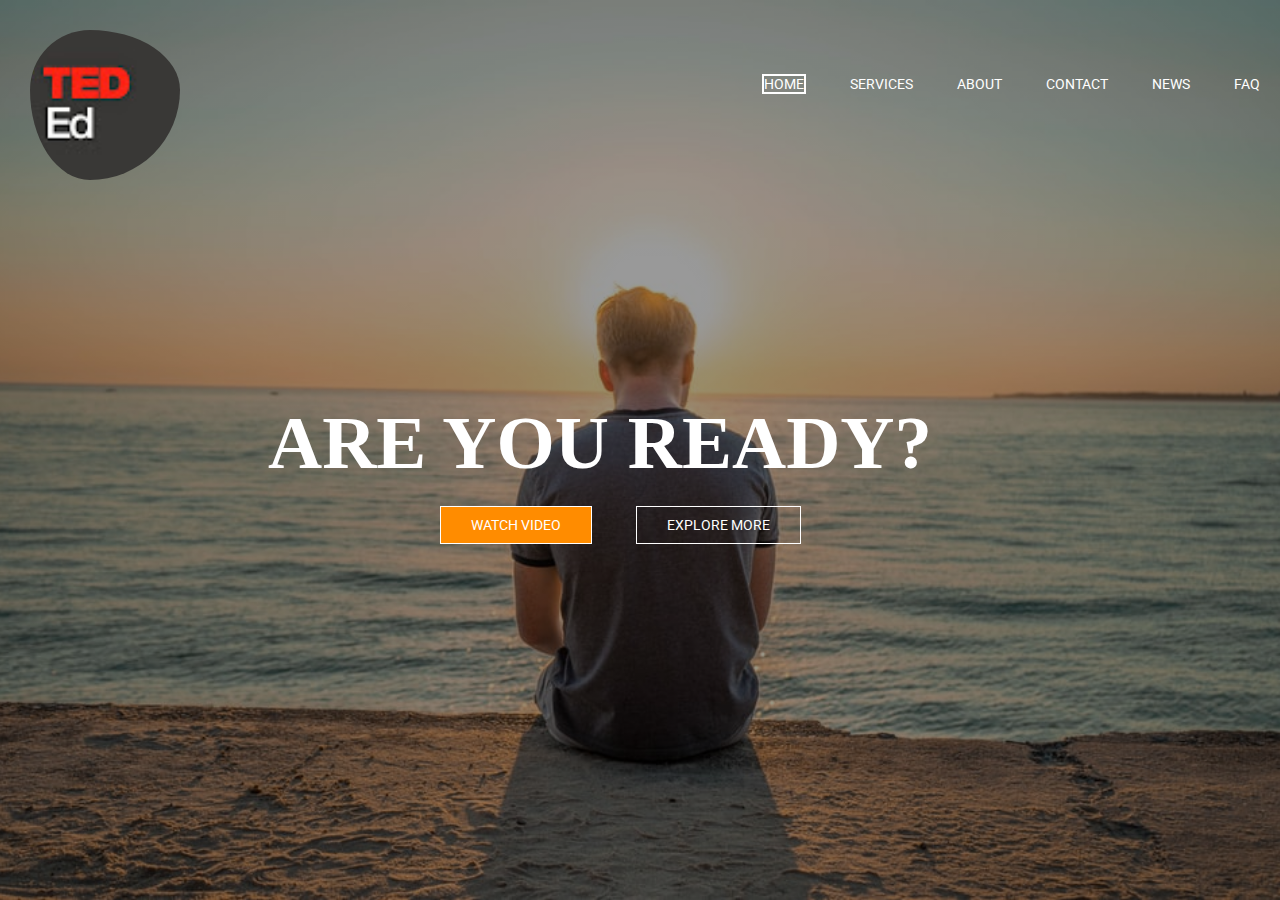
<file: index.html>
<!DOCTYPE html>
<html>
    <head>
        <meta name="viewport" content="width=device-width, initial-scale=1.0">
        <title>BUSINESS WEBSITE</title>
        <link rel="stylesheet" href="bus.css">
        <link rel="preconnect" href="https://fonts.googleapis.com">
        <link rel="preconnect" href="https://fonts.gstatic.com" crossorigin>
        <link href="https://fonts.googleapis.com/css2?family=Roboto:wght@400;500;700&display=swap" rel="stylesheet">
    </head>
    <body>
        <header>


            <div class="row">
                <img src="images/one.jpg" class="logo">
                <div class="main-nav">
                
                    <ul>
                        <li class="active"><a href="">HOME</a></li>
                        <li><a href="">SERVICES</a></li>
                        <li><a href="">ABOUT</a></li>
                        <li><a href="">CONTACT</a></li>
                        <li><a href="">NEWS</a></li>
                        <li><a href="">FAQ</a></li>
                    </ul>
    
    
                </div>
                <div class="hero">
                   <h1>Are you Ready?</h1>

                   <div class="main-hero">
                    <a href="" class="btn btn-one">watch video</a>
                    <a href="" class="btn btn-two">Explore more</a>
                    </div>

                    
                    
                </div>

            </div>
            
        </header>
    </body>
</html>
</file>
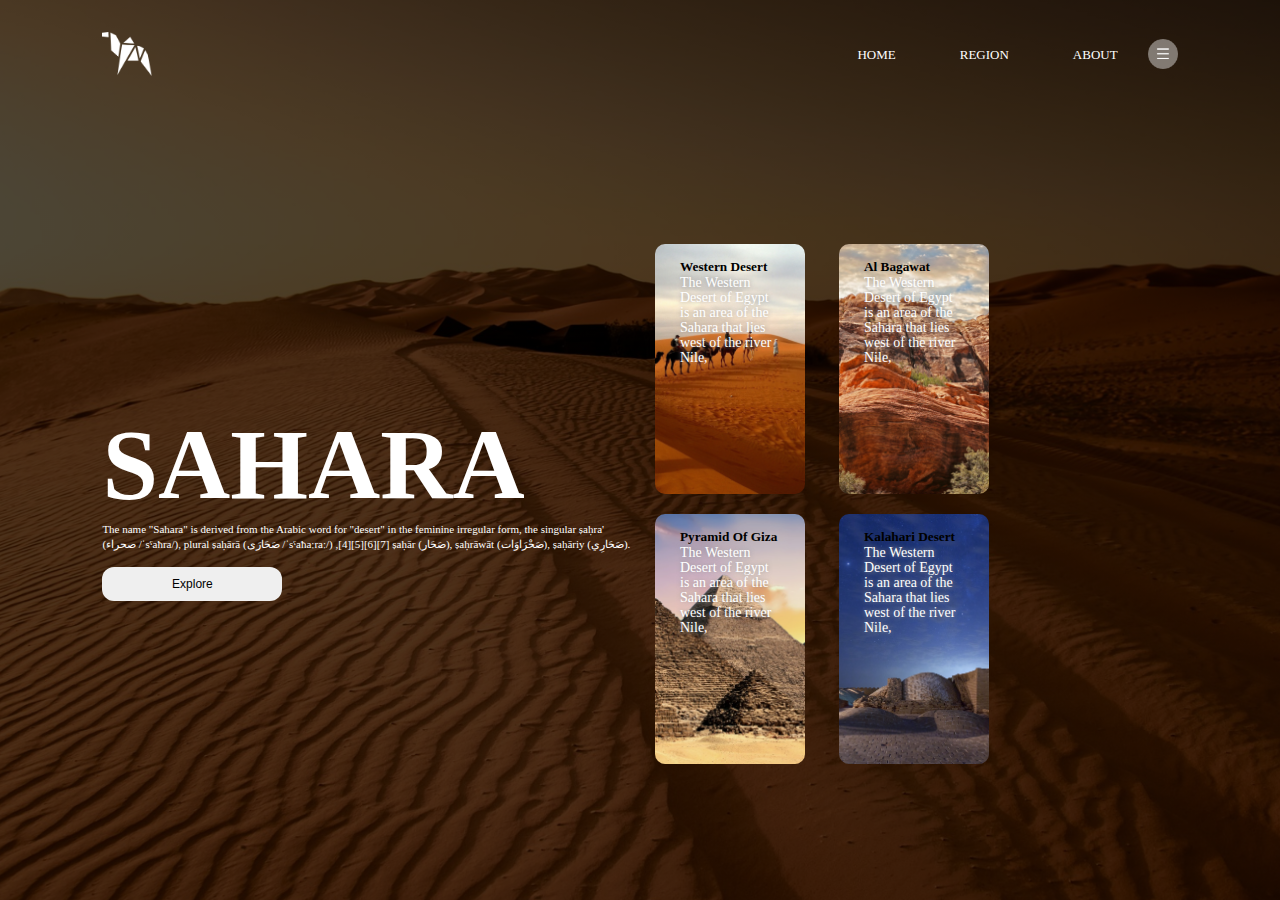
<file: cy/index.html>
<!DOCTYPE html>
<html>
    <head>
        <meta name="viewport" content="width=device-width, initial-scale=1.0">
        <title>DESERT SAFARI</title>
        <link rel="stylesheet" href="cy.css">
    </head>
    <body>
        <div class="container">
            <div class="navbar">
            <img src="images/logo.png" class="logo">
            <nav>
                <ul>
                    <li><a href="">HOME</a></li>
                    <li><a href="">REGION</a></li>
                    <li><a href="">ABOUT</a></li>
                </ul>
            </nav>
            <img src="images/menu.png" class="menu">
        </div>

        <div class="row">

            <div class="col">
                <h1>SAHARA</h1>
                <p>The name "Sahara" is derived from the
                     Arabic word for "desert" in the feminine 
                    irregular form, the singular ṣaḥra' (صحراء /ˈsˤaħra/),
                     plural ṣaḥārā (صَحَارَى /ˈsˤaħaːraː/)
                     ,[4][5][6][7] ṣaḥār (صَحَار), ṣaḥrāwāt (صَحْرَاوَات), ṣaḥāriy (صَحَارِي).</p>

                     <button type="button">Explore</button>
                    </div>

    <div class="col">
        <div class="card card1">
            <h5>
                Western Desert
            </h5>
            <p>
                The Western Desert of Egypt is an area of the Sahara that lies west of the river Nile, 
            
            </p>
        </div>
        <div class="card card2">
            <h5>
               Al Bagawat
            </h5>
            <p>
                The Western Desert of Egypt is an area of the Sahara that lies west of the river Nile,
            </p>
        </div>
        <div class="card card3">
            <h5>
                Pyramid Of Giza
            </h5>
            <p>
                The Western Desert of Egypt is an area of the Sahara that lies west of the river Nile, 
                
            </p>
        </div>
        <div class="card card4">
            <h5>
                Kalahari Desert
            </h5>
            <p>
                The Western Desert of Egypt is an area of the Sahara that lies west of the river Nile,
                </p>
                </div>
            </div>
        </div>
    </div>
</body>
</html>
</file>
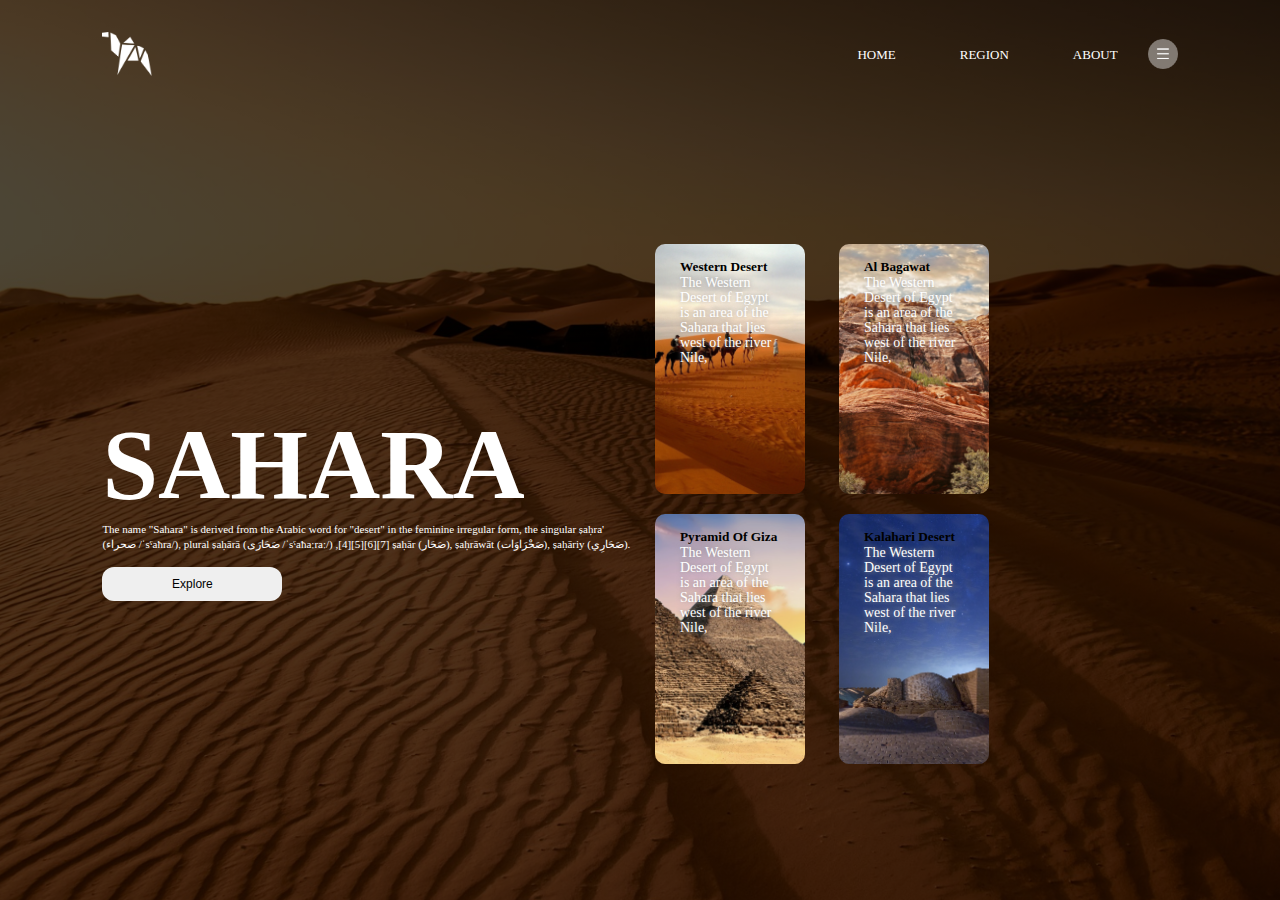
<file: cyweb.html>
<!DOCTYPE html>
<html>
    <head>
        <meta name="viewport" content="width=device-width, initial-scale=1.0">
        <title>DESERT SAFARI</title>
        <link rel="stylesheet" href="cy.css">
    </head>
    <body>
        <div class="container">
            <div class="navbar">
            <img src="images/logo.png" class="logo">
            <nav>
                <ul>
                    <li><a href="">HOME</a></li>
                    <li><a href="">REGION</a></li>
                    <li><a href="">ABOUT</a></li>
                </ul>
            </nav>
            <img src="images/menu.png" class="menu">
        </div>

        <div class="row">

            <div class="col">
                <h1>SAHARA</h1>
                <p>The name "Sahara" is derived from the
                     Arabic word for "desert" in the feminine 
                    irregular form, the singular ṣaḥra' (صحراء /ˈsˤaħra/),
                     plural ṣaḥārā (صَحَارَى /ˈsˤaħaːraː/)
                     ,[4][5][6][7] ṣaḥār (صَحَار), ṣaḥrāwāt (صَحْرَاوَات), ṣaḥāriy (صَحَارِي).</p>

                     <button type="button">Explore</button>
                    </div>

    <div class="col">
        <div class="card card1">
            <h5>
                Western Desert
            </h5>
            <p>
                The Western Desert of Egypt is an area of the Sahara that lies west of the river Nile, 
            
            </p>
        </div>
        <div class="card card2">
            <h5>
               Al Bagawat
            </h5>
            <p>
                The Western Desert of Egypt is an area of the Sahara that lies west of the river Nile,
            </p>
        </div>
        <div class="card card3">
            <h5>
                Pyramid Of Giza
            </h5>
            <p>
                The Western Desert of Egypt is an area of the Sahara that lies west of the river Nile, 
                
            </p>
        </div>
        <div class="card card4">
            <h5>
                Kalahari Desert
            </h5>
            <p>
                The Western Desert of Egypt is an area of the Sahara that lies west of the river Nile,
                </p>
                </div>
            </div>
        </div>
    </div>
</body>
</html>
</file>
<file: bus.css>
*{
    padding: 0;
    margin: 0;
}

header{
    width: 100%;
    height: 100vh;
    background-image: linear-gradient(rgba(0,0,0,0.4), rgba(0,0,0,0.4)),  url(images/back.png);
    background-position: center;
    background-size: cover;
}


.main-nav{
    float: right;
    margin-top: 70px;
}

.logo{
    float: left;
    width: 150px;
    display: auto;
    border-radius: 100px;
    padding-top: 30px;
    padding-left: 30px;
}
.main-nav ul li{
    display: inline-block;
    padding: 5px 20px;
    
}

.main-nav ul li a{
    text-decoration: none;
    color: #fff;
    font-size: 14px;
    font-family: Roboto;
}

.main-nav ul li a:hover{
    border: 1px solid white;
}

.main-nav li.active a{
border: 2px solid white;
}

row{
    max-width: 1200px;
    margin: auto;
}

.hero{
   position: absolute;
   width: 1200px;
   margin-left: 0;
   margin-right: 0;
}

h1{
    margin-top: 400px;
    text-align: center;
    font-size: 75px;
    color: #fff;
    text-transform: uppercase;
}

.main-hero{
    padding-left: 440px;
    padding-top: 30px;
}
.btn{
    border: 1px solid white;
    padding: 10px 30px;
    color: #fff;
    margin-right: 40px;
    text-decoration: none;
    font-size: 14px;
    text-transform: uppercase;
    font-family: Roboto;

}

.btn-one{
    background-color: darkorange;
}
.btn-two:hover{
    background-color: darkorange;
}
</file>
<file: cy/cy.css>
*{
    margin: 0;
    padding: 0;

}
.container{
    width: 100%;
    height: 100vh;
    background-image: linear-gradient(rgba(0,0,0,0.7),rgba(0,0,0,0.7)), url(images/background.png);
    background-size: cover;
    background-position: center;
    padding-left: 8%;
    padding-right: 8%;
    box-sizing: border-box;

}
.navbar{
    display: flex;
    height: 12%;
    align-items: center;
}
.logo{
    width: 50px;
    cursor: pointer;

}
.menu{
    width: 30px;
    cursor: pointer;
    margin-left: 30px;
}
nav{
    display: inline-block;
    flex: 1;
    text-align: right;
}
nav ul li{
    display: inline-block;
   margin-left: 60px;
   list-style: none;
}
nav ul li a{
    text-decoration: none;
    font-size: 13px;
    color: white;
}
.row{
    display: flex;
    height: 88%;
    align-items: center;
}
.col{
    flex-basis: 50%;
    
}
h1{
    color: white;
    font-size: 100px;
}
p{
    color: white;
    line-height: 15px;
    font-size: 11px;
}

button{
    border: 0;
    border-radius: 12px;
    margin-top: 15px;
    color: #000;
    font-size: 12px;
    padding: 12px 0;
    outline: none;
    padding-top: 10px;
    padding-bottom: 10px;
    width: 180px;
    cursor: pointer;
}
.card{
    width: 150px;
    height: 250px;
    display: inline-block;
    border-radius: 10px;
    padding: 15px 25px;
    box-sizing: border-box;
    cursor: pointer;
    margin: 10px 15px;
    background-position: center;
    background-size: cover;
    transition: transform 0.5s;
   

}

.card1{
    background-image: url(images/pic-1.png);
}
.card2{
    background-image: url(images/pic-2.png);
}
.card3{
    background-image: url(images/pic-3.png);
}
.card4{
    background-image: url(images/pic-4.png);
}

.card:hover{
    transform: translateY(-10px);
}

.card p{
    font-size: 14px;
    text-shadow: 0 0 5px #999;
}
</file>
<file: cy.css>
*{
    margin: 0;
    padding: 0;

}
.container{
    width: 100%;
    height: 100vh;
    background-image: linear-gradient(rgba(0,0,0,0.7),rgba(0,0,0,0.7)), url(images/background.png);
    background-size: cover;
    background-position: center;
    padding-left: 8%;
    padding-right: 8%;
    box-sizing: border-box;

}
.navbar{
    display: flex;
    height: 12%;
    align-items: center;
}
.logo{
    width: 50px;
    cursor: pointer;

}
.menu{
    width: 30px;
    cursor: pointer;
    margin-left: 30px;
}
nav{
    display: inline-block;
    flex: 1;
    text-align: right;
}
nav ul li{
    display: inline-block;
   margin-left: 60px;
   list-style: none;
}
nav ul li a{
    text-decoration: none;
    font-size: 13px;
    color: white;
}
.row{
    display: flex;
    height: 88%;
    align-items: center;
}
.col{
    flex-basis: 50%;
    
}
h1{
    color: white;
    font-size: 100px;
}
p{
    color: white;
    line-height: 15px;
    font-size: 11px;
}

button{
    border: 0;
    border-radius: 12px;
    margin-top: 15px;
    color: #000;
    font-size: 12px;
    padding: 12px 0;
    outline: none;
    padding-top: 10px;
    padding-bottom: 10px;
    width: 180px;
    cursor: pointer;
}
.card{
    width: 150px;
    height: 250px;
    display: inline-block;
    border-radius: 10px;
    padding: 15px 25px;
    box-sizing: border-box;
    cursor: pointer;
    margin: 10px 15px;
    background-position: center;
    background-size: cover;
    transition: transform 0.5s;
   

}

.card1{
    background-image: url(images/pic-1.png);
}
.card2{
    background-image: url(images/pic-2.png);
}
.card3{
    background-image: url(images/pic-3.png);
}
.card4{
    background-image: url(images/pic-4.png);
}

.card:hover{
    transform: translateY(-10px);
}

.card p{
    font-size: 14px;
    text-shadow: 0 0 5px #999;
}
</file>
